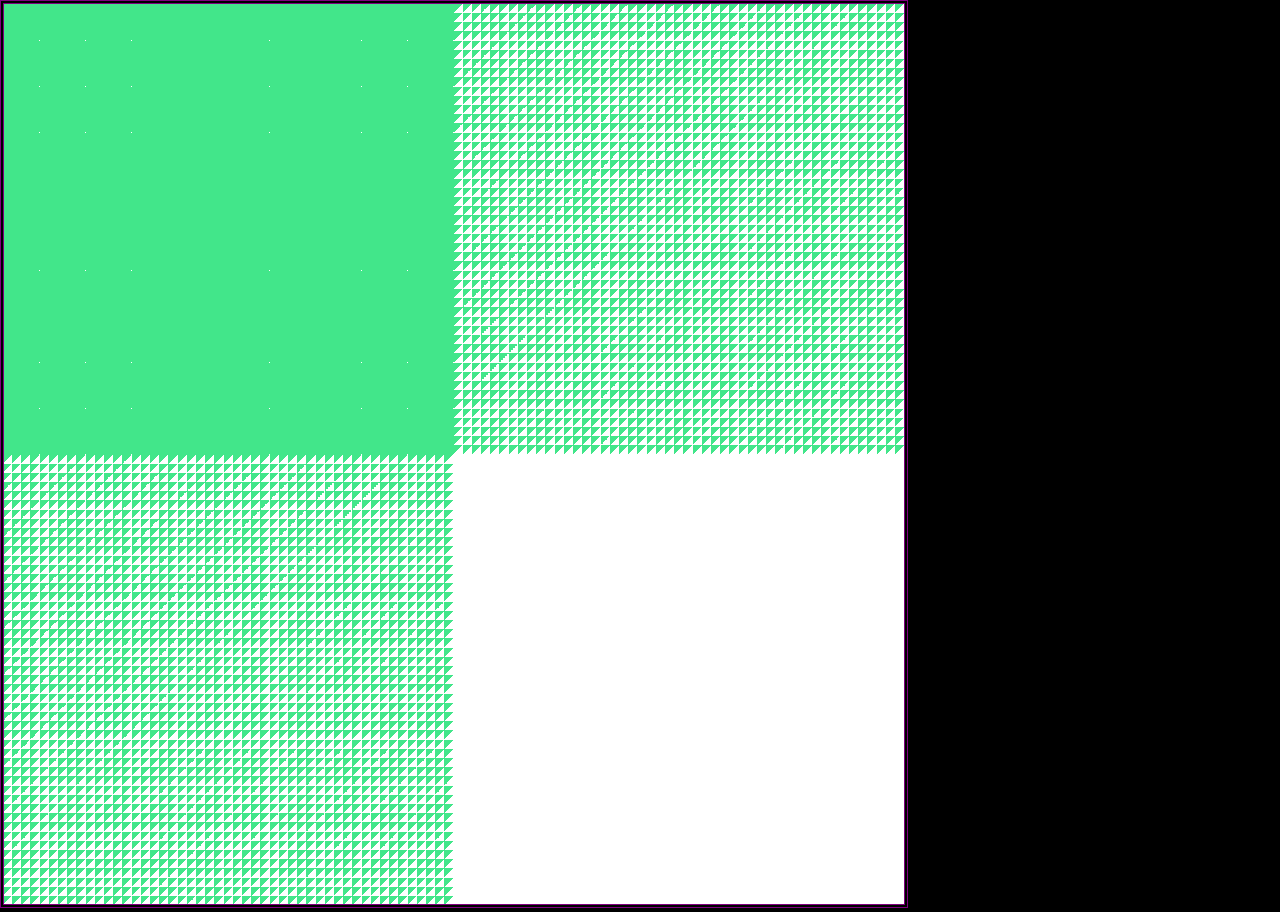
<file: animations/index.html>
<!doctype html><html lang="en"><head><meta charset="utf-8"/><link rel="icon" href="/favicon.ico"/><meta name="viewport" content="width=device-width,initial-scale=1"/><meta name="theme-color" content="#000000"/><meta name="description" content="Web site created using create-react-app"/><link rel="apple-touch-icon" href="/logo192.png"/><link rel="manifest" href="/manifest.json"/><title>Animations</title><link href="/static/css/main.2de68ee8.chunk.css" rel="stylesheet"></head><body><noscript>You need to enable JavaScript to run this app.</noscript><div id="root"></div><script>!function(e){function t(t){for(var n,i,a=t[0],l=t[1],f=t[2],c=0,s=[];c<a.length;c++)i=a[c],Object.prototype.hasOwnProperty.call(o,i)&&o[i]&&s.push(o[i][0]),o[i]=0;for(n in l)Object.prototype.hasOwnProperty.call(l,n)&&(e[n]=l[n]);for(p&&p(t);s.length;)s.shift()();return u.push.apply(u,f||[]),r()}function r(){for(var e,t=0;t<u.length;t++){for(var r=u[t],n=!0,a=1;a<r.length;a++){var l=r[a];0!==o[l]&&(n=!1)}n&&(u.splice(t--,1),e=i(i.s=r[0]))}return e}var n={},o={1:0},u=[];function i(t){if(n[t])return n[t].exports;var r=n[t]={i:t,l:!1,exports:{}};return e[t].call(r.exports,r,r.exports,i),r.l=!0,r.exports}i.m=e,i.c=n,i.d=function(e,t,r){i.o(e,t)||Object.defineProperty(e,t,{enumerable:!0,get:r})},i.r=function(e){"undefined"!=typeof Symbol&&Symbol.toStringTag&&Object.defineProperty(e,Symbol.toStringTag,{value:"Module"}),Object.defineProperty(e,"__esModule",{value:!0})},i.t=function(e,t){if(1&t&&(e=i(e)),8&t)return e;if(4&t&&"object"==typeof e&&e&&e.__esModule)return e;var r=Object.create(null);if(i.r(r),Object.defineProperty(r,"default",{enumerable:!0,value:e}),2&t&&"string"!=typeof e)for(var n in e)i.d(r,n,function(t){return e[t]}.bind(null,n));return r},i.n=function(e){var t=e&&e.__esModule?function(){return e.default}:function(){return e};return i.d(t,"a",t),t},i.o=function(e,t){return Object.prototype.hasOwnProperty.call(e,t)},i.p="/";var a=this.webpackJsonpanimations=this.webpackJsonpanimations||[],l=a.push.bind(a);a.push=t,a=a.slice();for(var f=0;f<a.length;f++)t(a[f]);var p=l;r()}([])</script><script src="/static/js/2.b87e8351.chunk.js"></script><script src="/static/js/main.5245e7a7.chunk.js"></script></body></html>
</file>
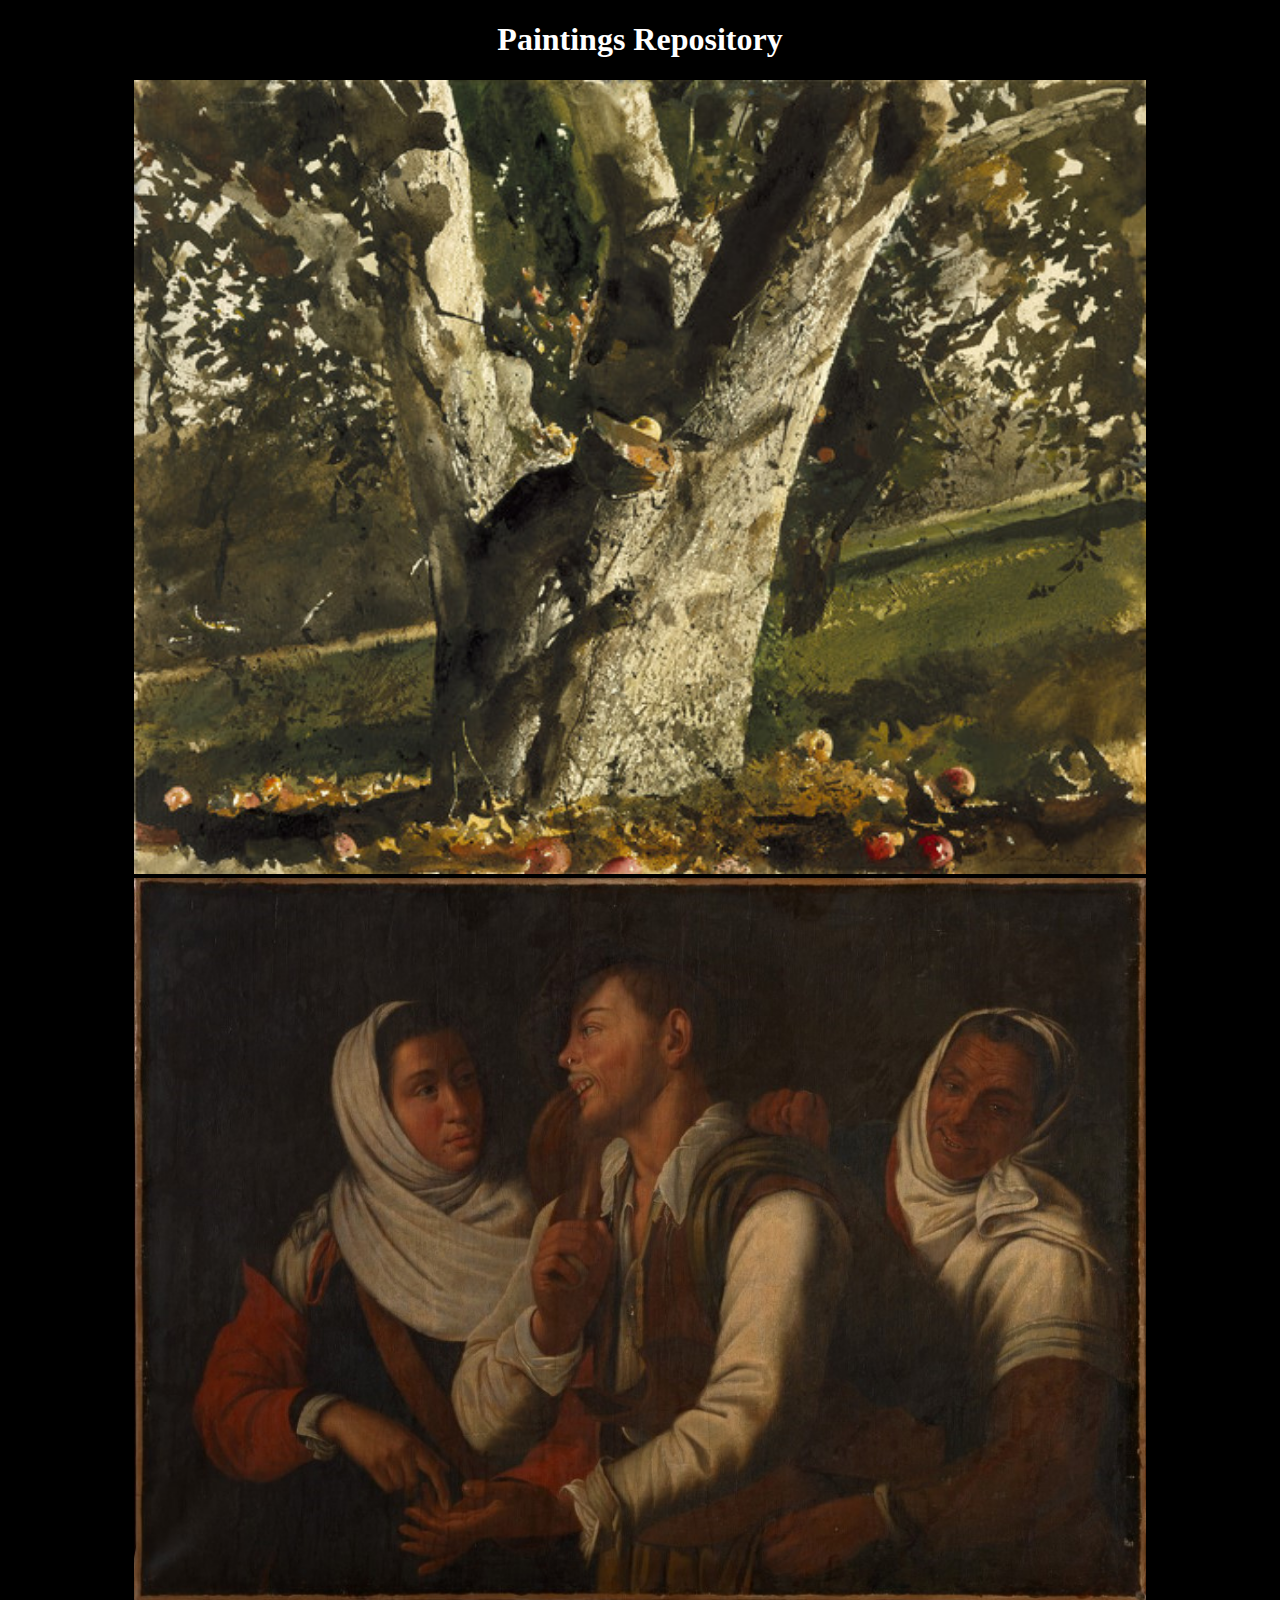
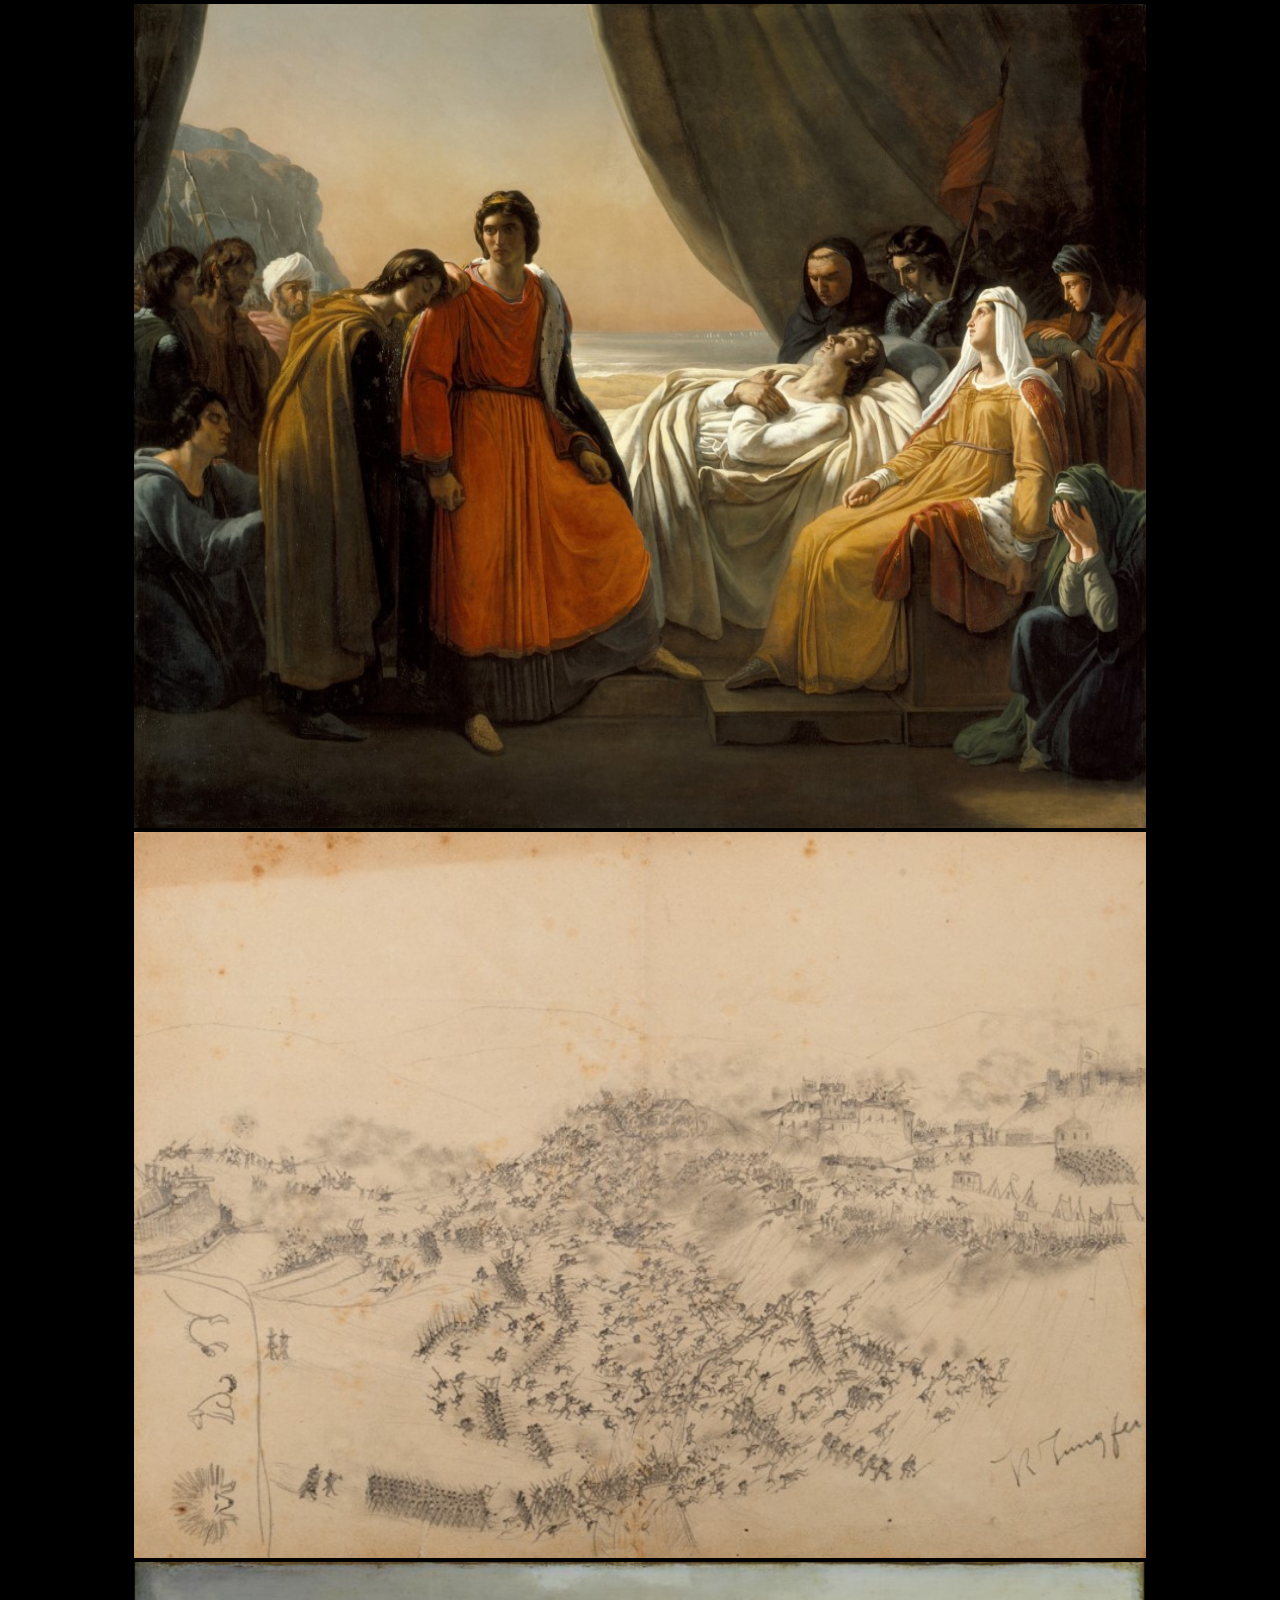
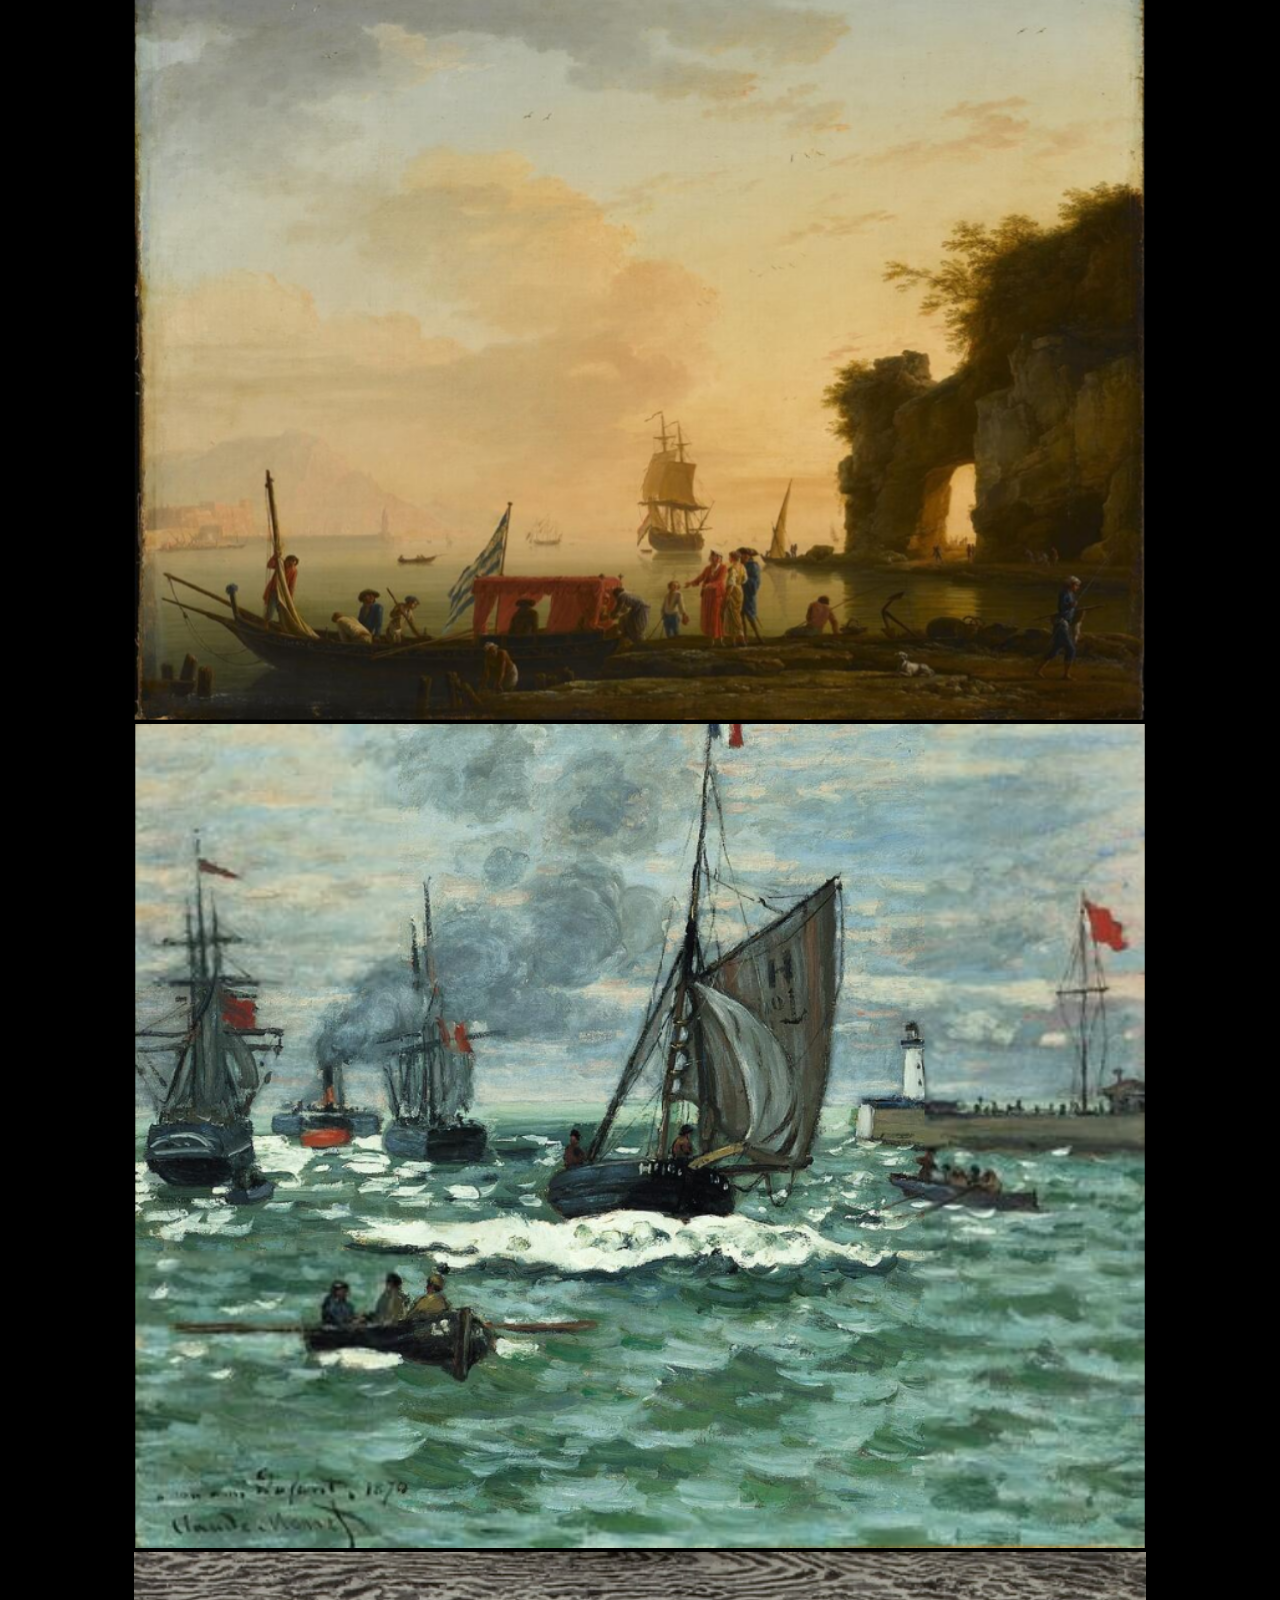
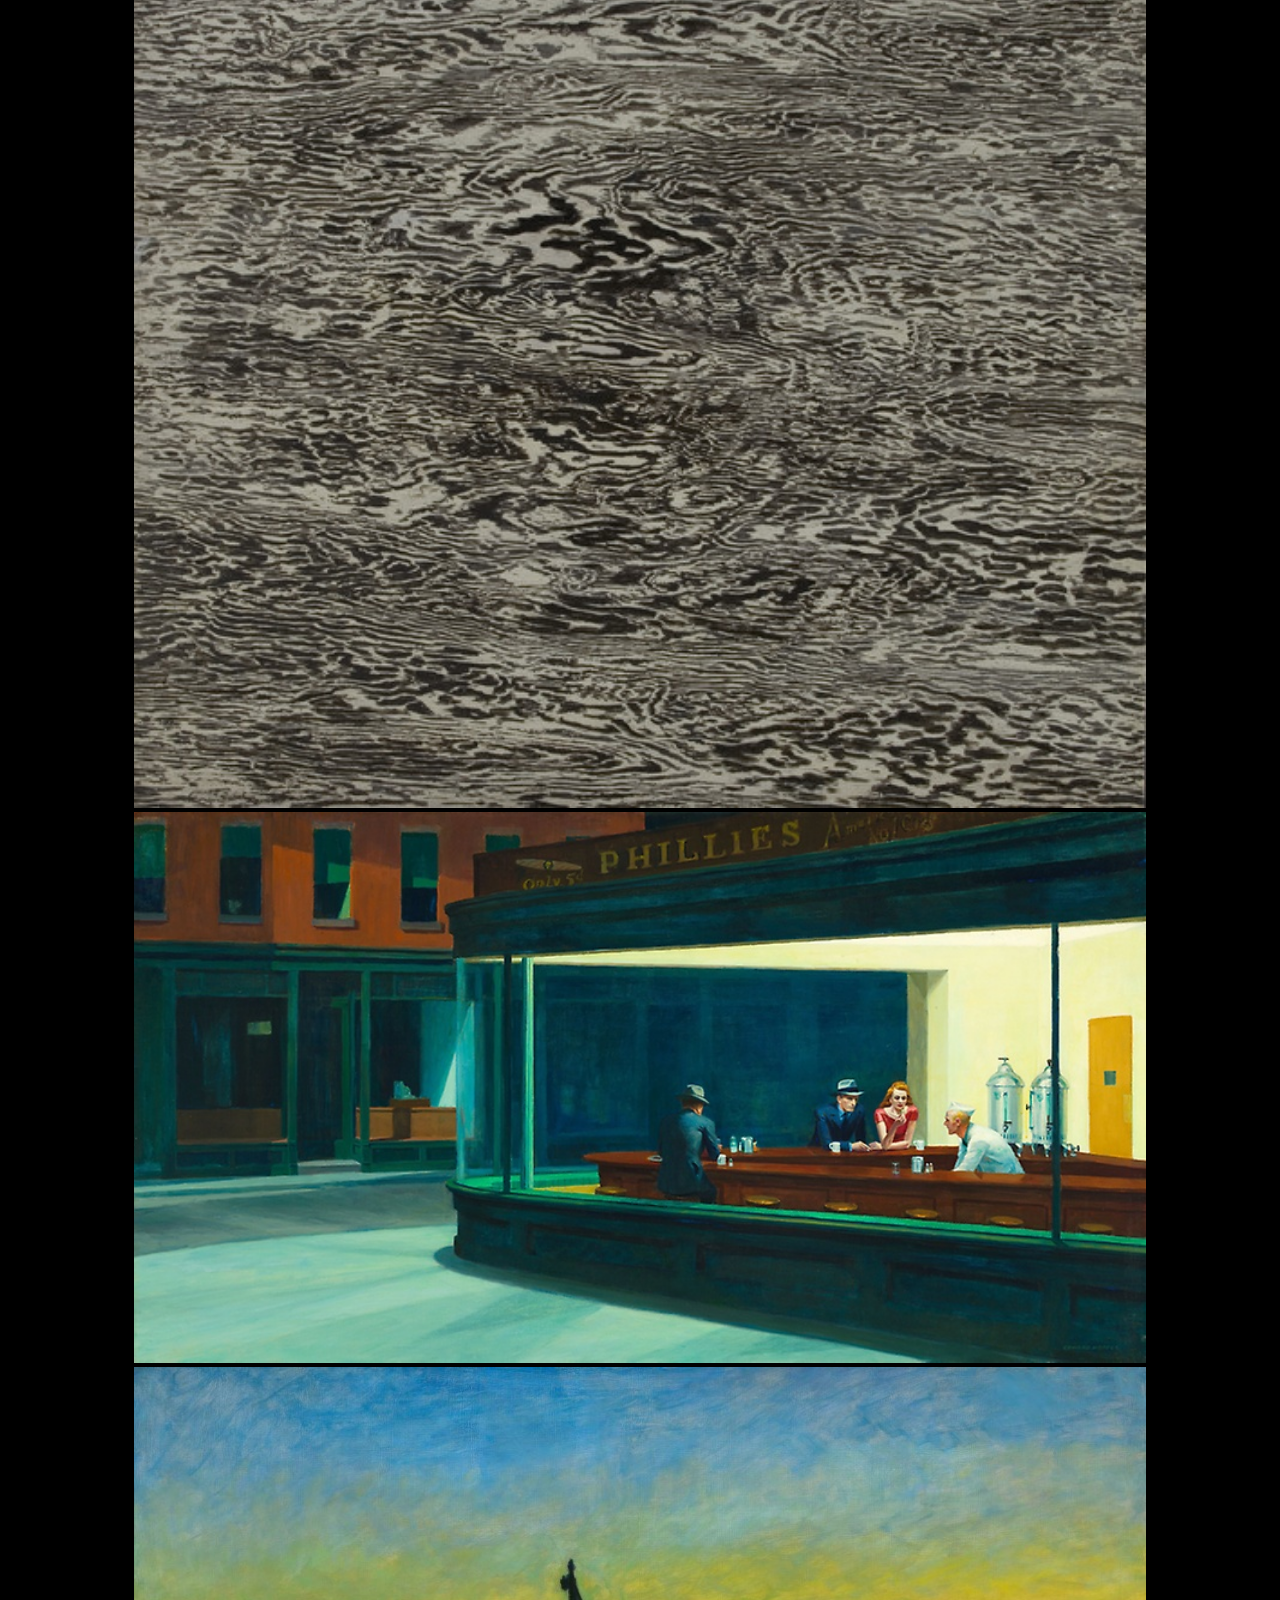
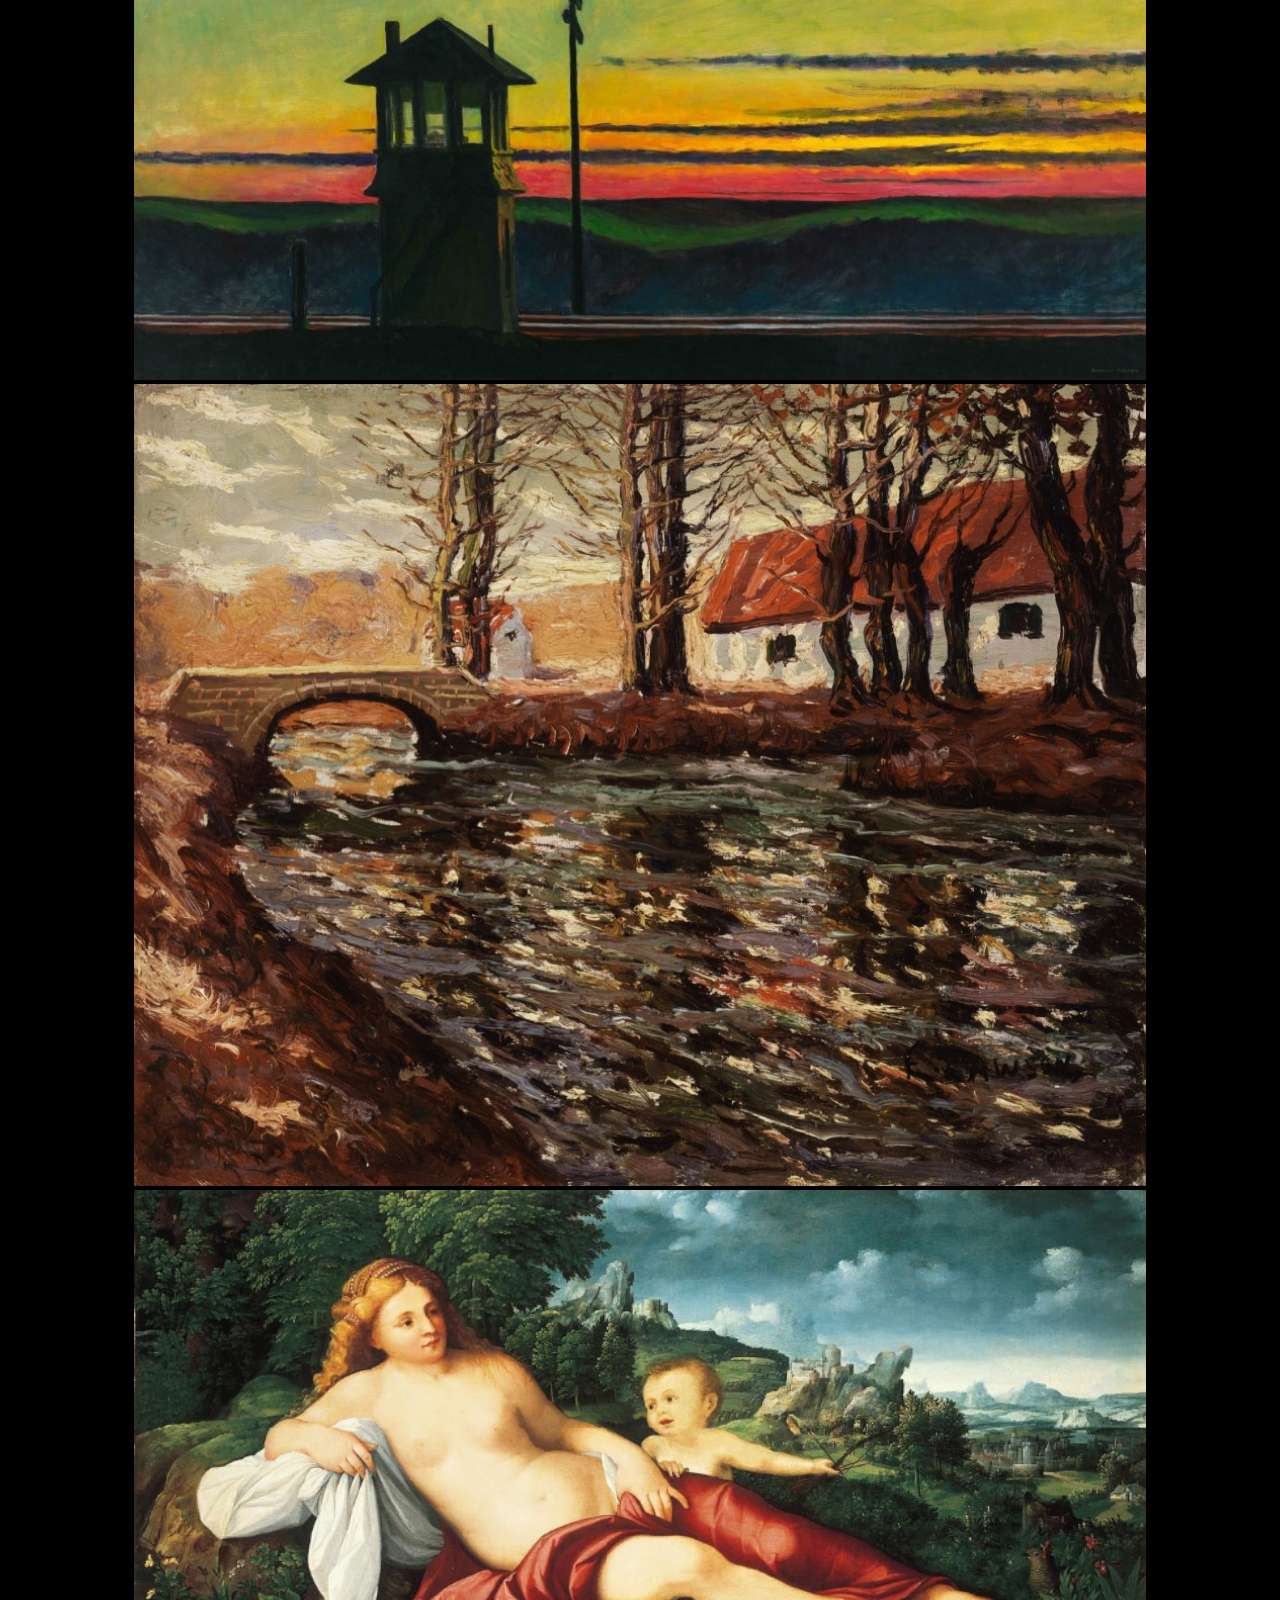
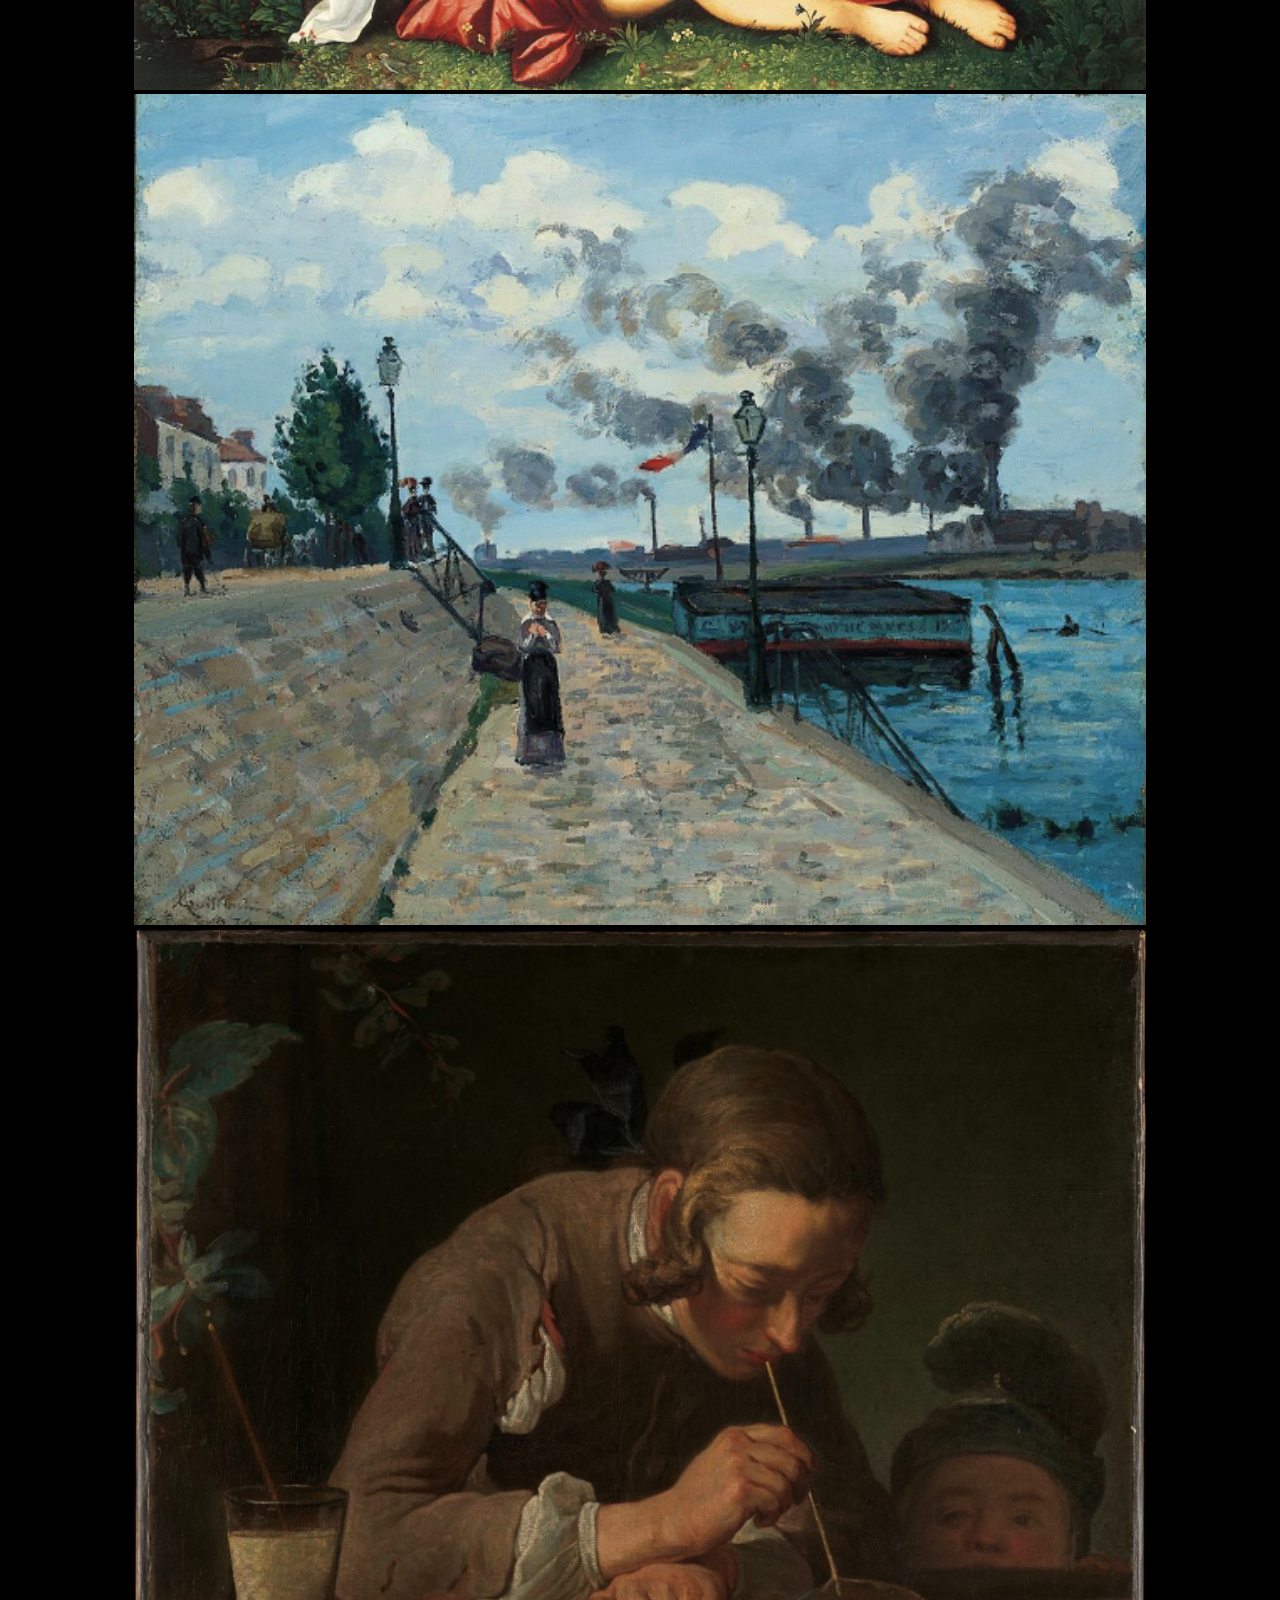
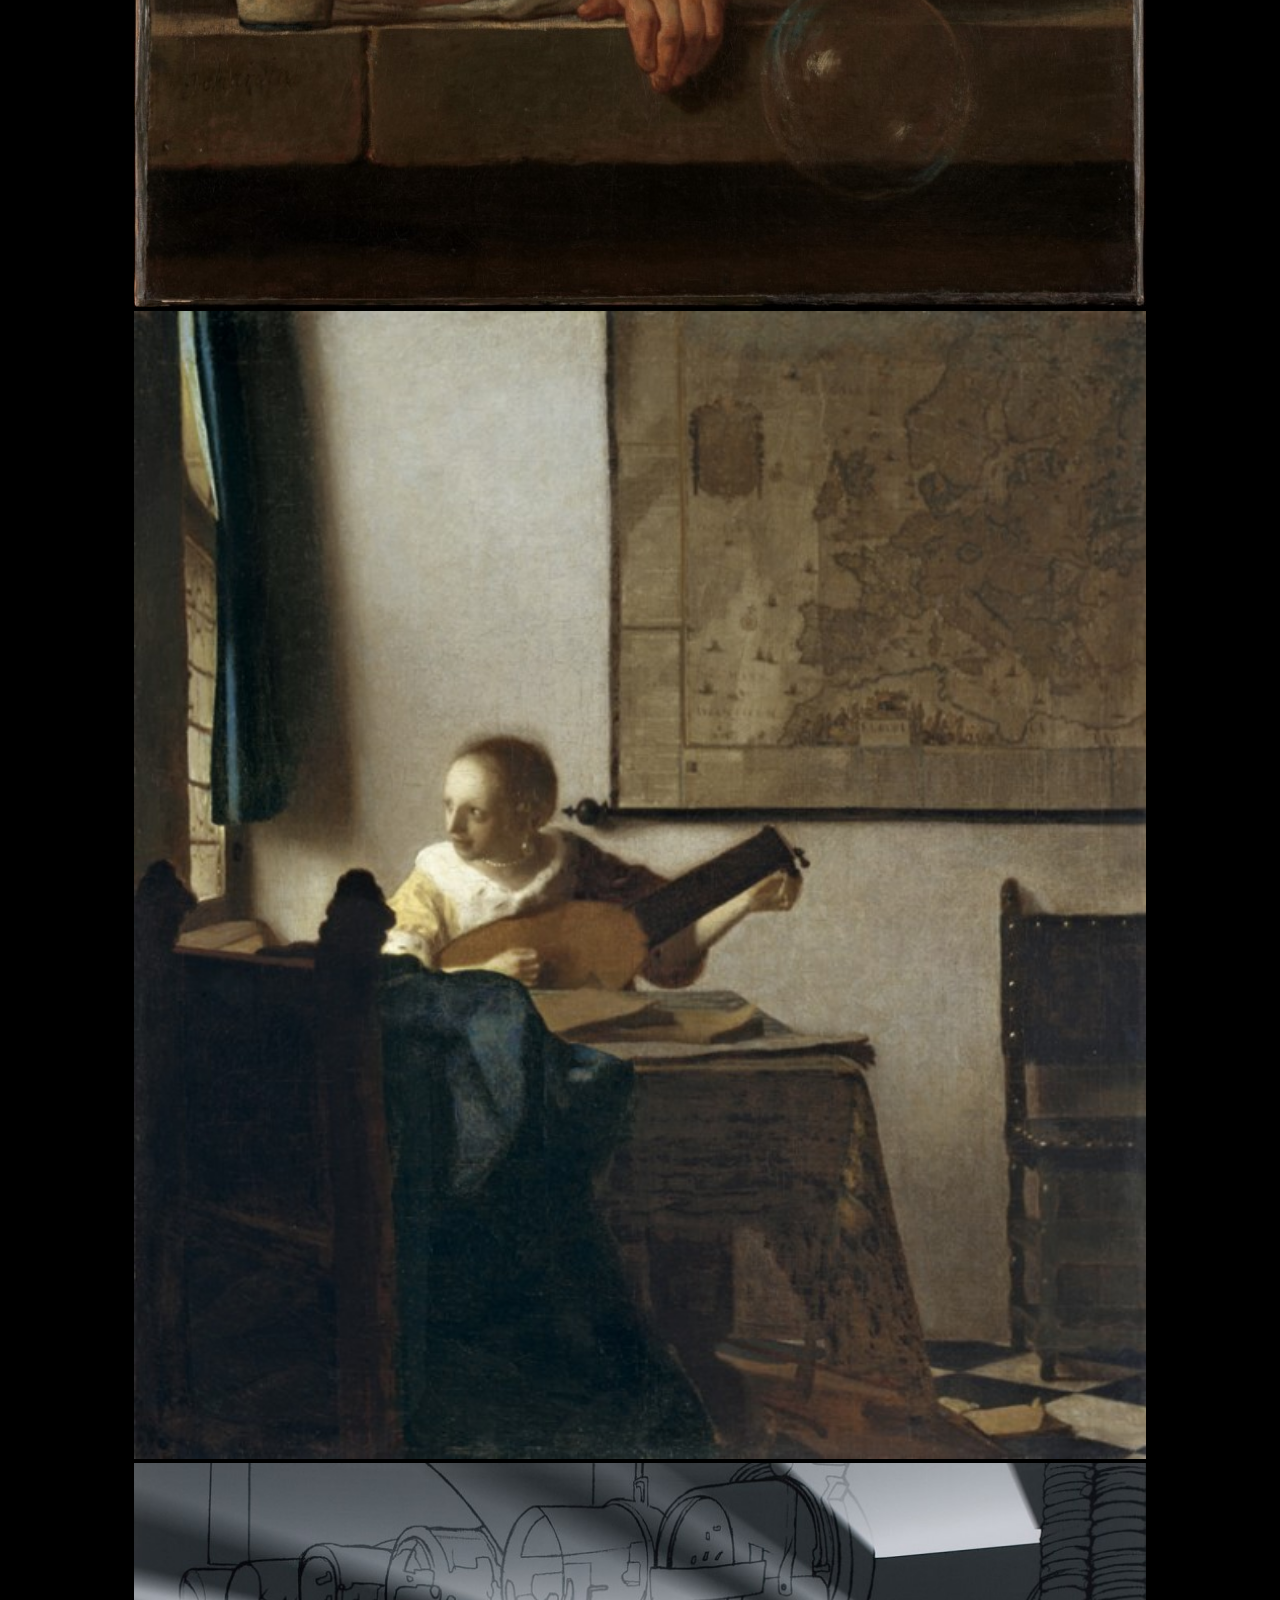
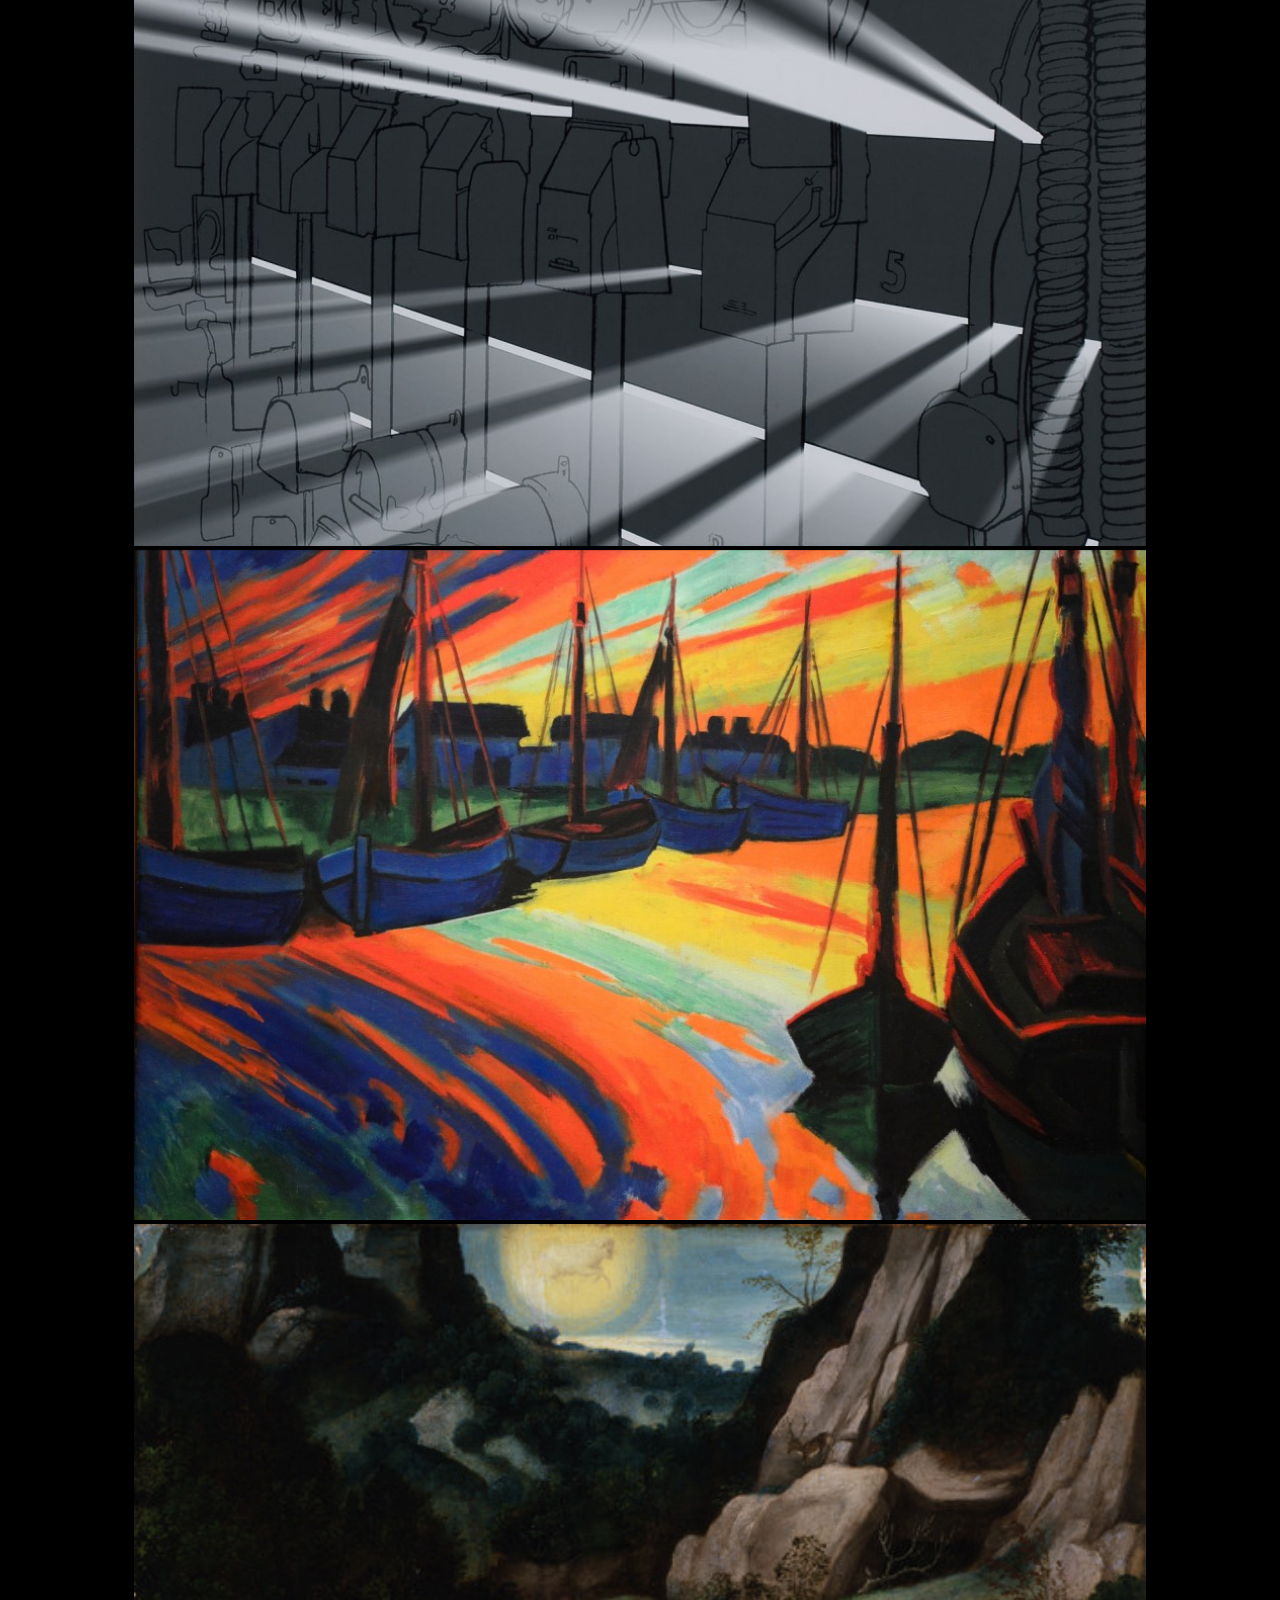
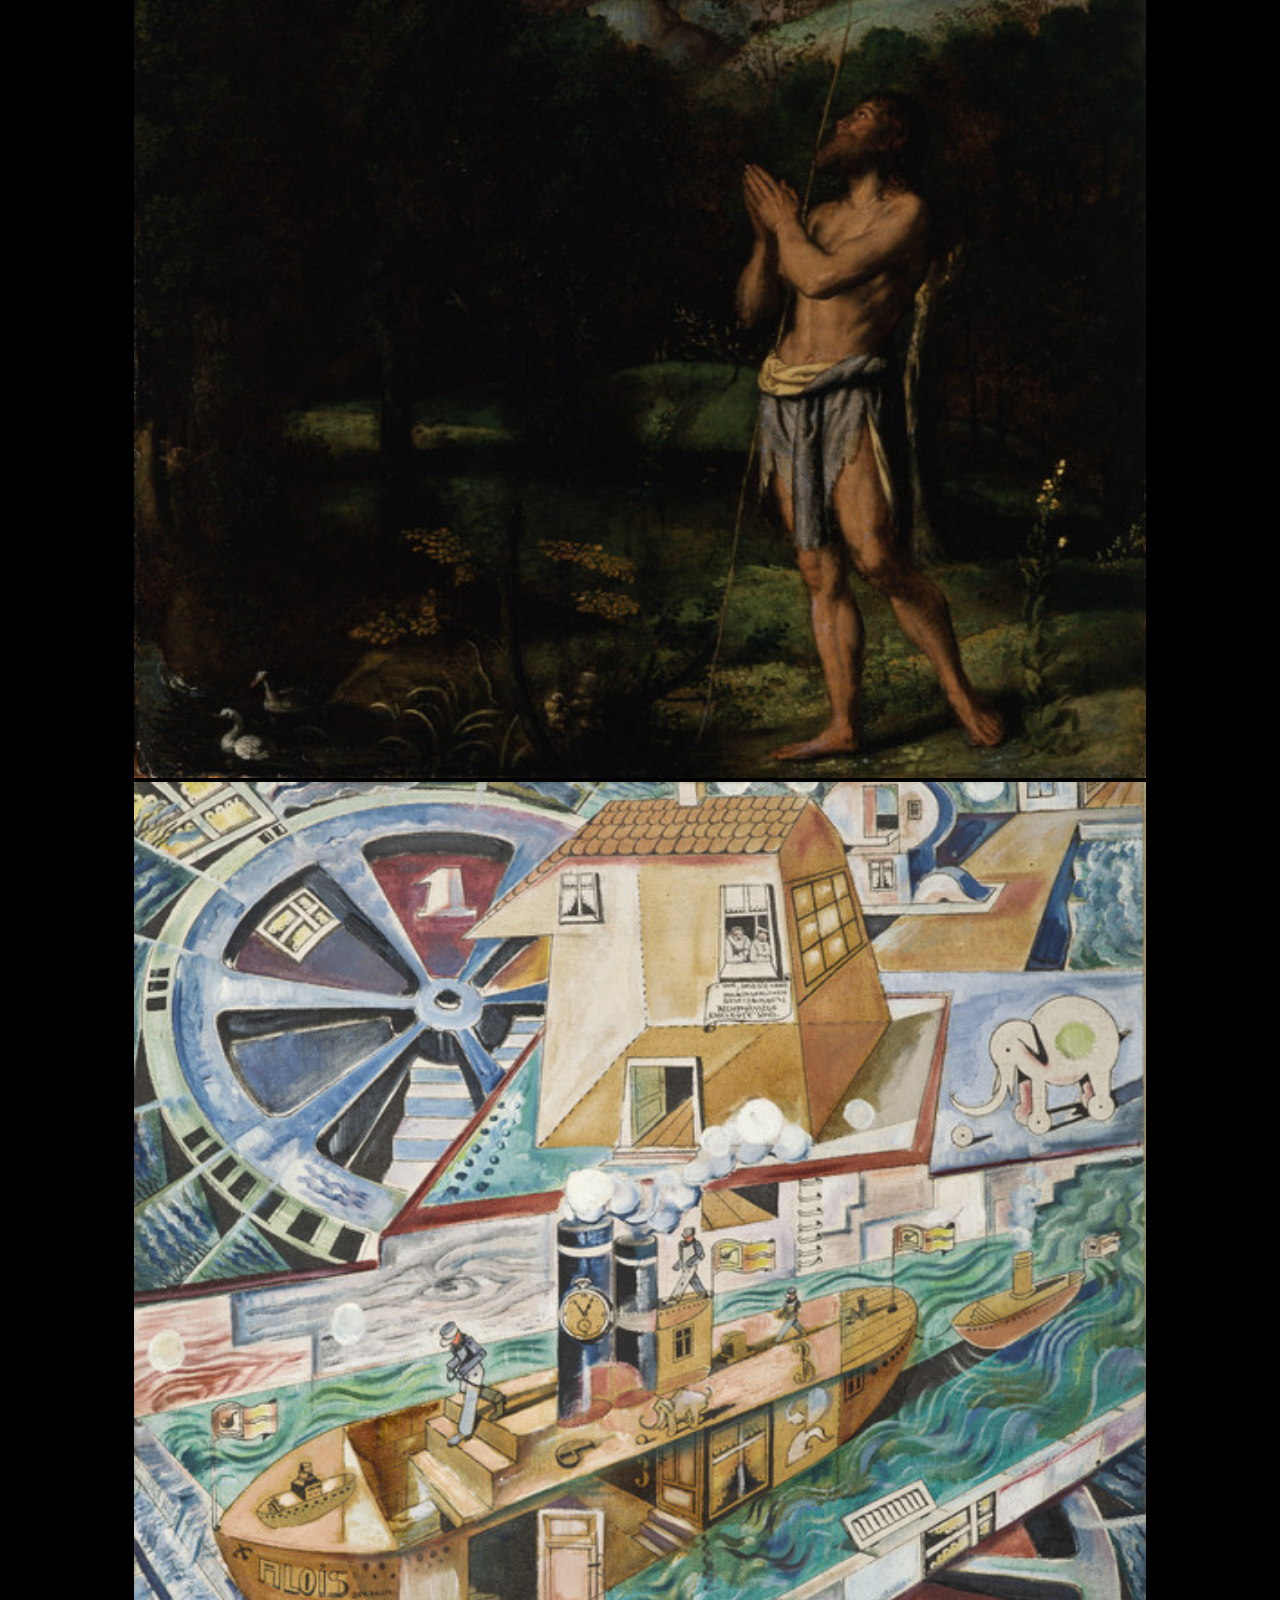
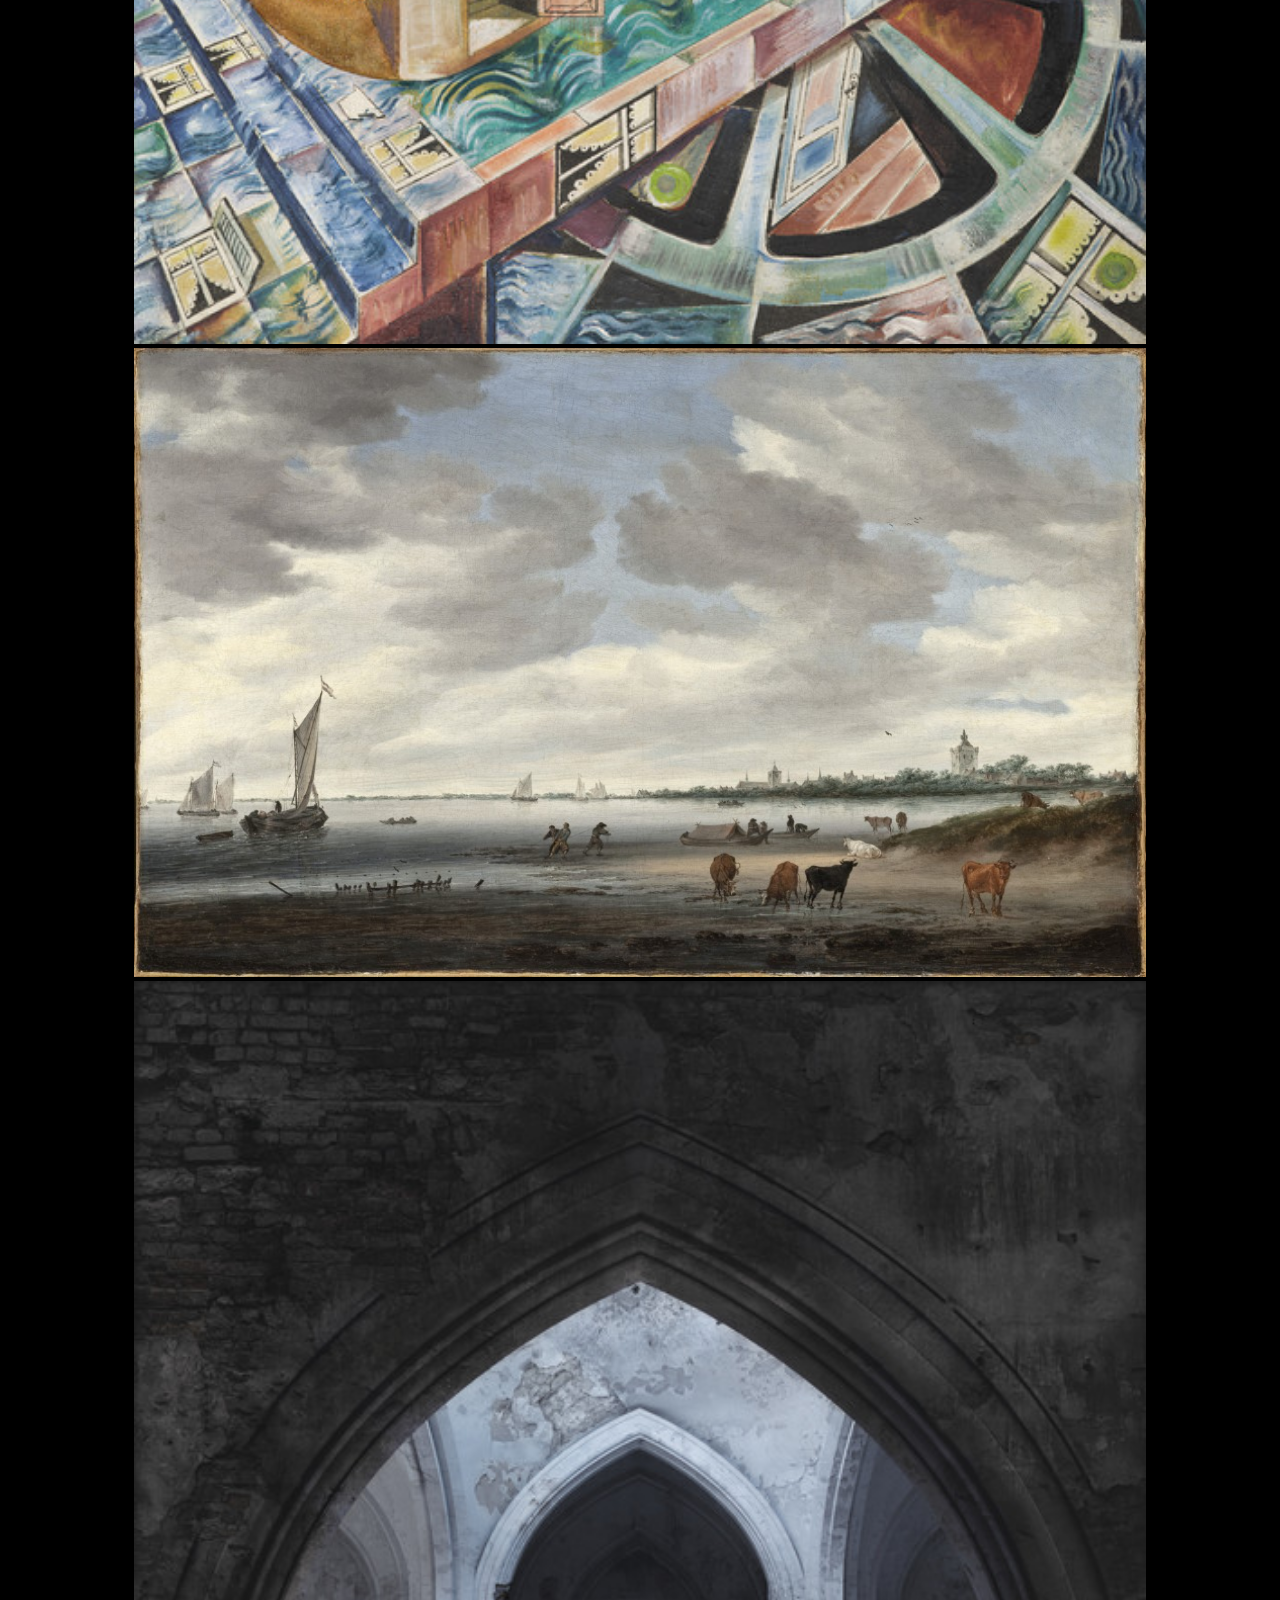
<file: paintings/index.html>
<!DOCTYPE html>
<html lang="en">

<head>
    <meta charset="UTF-8">
    <meta name="viewport" content="width=device-width, initial-scale=1.0">
    <link rel="stylesheet" type="text/css" href="./css/style.css">
    <title>Paintings Repository</title>
</head>

<body>
    <h1 class="title">Paintings Repository</h1>
    <div class="images_container">
        <img class="image" src="./photos/andrew_newell_wyeth___cider_apples.jpg">
        <img class="image" src="/photos/anonymous___the_fortune_teller.jpg">
        <img class="image" src="/photos/ary_scheffer___the_death_of_saint_louis.jpg">
        <img class="image" src="/photos/carl_jung___battle_scene.jpg">
        <img class="image" src="/photos/claude_joseph_vernet___bay_of_naples.png">
        <img class="image" src="/photos/claude_monet___the_entrance_to_the_port_of_le_havre.png">
        <img class="image" src="/photos/david_deutsch___untitled.jpg">
        <img class="image" src="/photos/edward_hopper___nighthawks.jpg">
        <img class="image" src="/photos/edward_hopper___railroad_sunset.jpeg">
        <img class="image" src="/photos/ernest_lawson___river_landscape.jpg">
        <img class="image" src="/photos/jacopo_palma_il_vecchio___venus_and_cupid_in_a_landscape.png">
        <img class="image" src="/photos/jean_baptiste_armand_guillaumin___the_seine_at_charenton.png">
        <img class="image" src="/photos/jean_baptiste_simeon_chardin___soap_bubbles.jpg">
        <img class="image" src="/photos/johannes_vermeer___woman_with_a_lute.jpg">
        <img class="image" src="/photos/larry_johnson___meters.jpeg">
        <img class="image" src="/photos/max_pechstein___hafen_von_leba.jpg">
        <img class="image" src="/photos/moretto_da_brescia___st_john_the_baptist_in_the_wilderness.jpg">
        <img class="image" src="/photos/robert_michel___ship.jpg">
        <img class="image"
            src="/photos/salomon_jacobsz_van_ruysdael___view_of_the_river_lek_and_the_town_of_vianen.jpg">
        <img class="image" src="/photos/siamak_filizadeh___murder_of_amir_kabir.jpg">
        <img class="image" src="/photos/tim_ebner___lioness_and_macaw.jpg">
        <img class="image" src="/photos/utagawa_hiroshige___kasumigaseki.png">
        <img class="image" src="/photos/victor_vasarely___vega_kontosh_va.jpg">
        <img class="image" src="/photos/vincent_van_gogh___the_bedroom.jpg">
        <img class="image" src="/photos/ynez_johnston___azure_coast.jpg">
    </div>
</body>

</html>
</file>
<file: static/css/main.2de68ee8.chunk.css>
body{background-color:#000;color:#fff;margin:0;font-family:-apple-system,BlinkMacSystemFont,"Segoe UI","Roboto","Oxygen","Ubuntu","Cantarell","Fira Sans","Droid Sans","Helvetica Neue",sans-serif;-webkit-font-smoothing:antialiased;-moz-osx-font-smoothing:grayscale}code{font-family:source-code-pro,Menlo,Monaco,Consolas,"Courier New",monospace}.border{border:4px double purple}.App{text-align:center}.App-logo{height:40vmin;pointer-events:none}@media (prefers-reduced-motion:no-preference){.App-logo{-webkit-animation:App-logo-spin 20s linear infinite;animation:App-logo-spin 20s linear infinite}}.App-header{background-color:#282c34;min-height:100vh;display:flex;flex-direction:column;align-items:center;justify-content:center;font-size:calc(10px + 2vmin);color:#fff}.App-link{color:#61dafb}@-webkit-keyframes App-logo-spin{0%{transform:rotate(0deg)}to{transform:rotate(1turn)}}@keyframes App-logo-spin{0%{transform:rotate(0deg)}to{transform:rotate(1turn)}}
/*# sourceMappingURL=main.2de68ee8.chunk.css.map */
</file>
<file: paintings/css/style.css>
body {
  background: black;
}

.title {
  color: white;
  text-align: center;
}

.image_title {
  color: white;
  text-align: left;
}

.images_container {
  margin-left: auto;
  margin-right: auto;
  width: 80%;
}

.image_container {
  margin-bottom: 10%;
}

.image {
  width: 100%;
}
</file>
